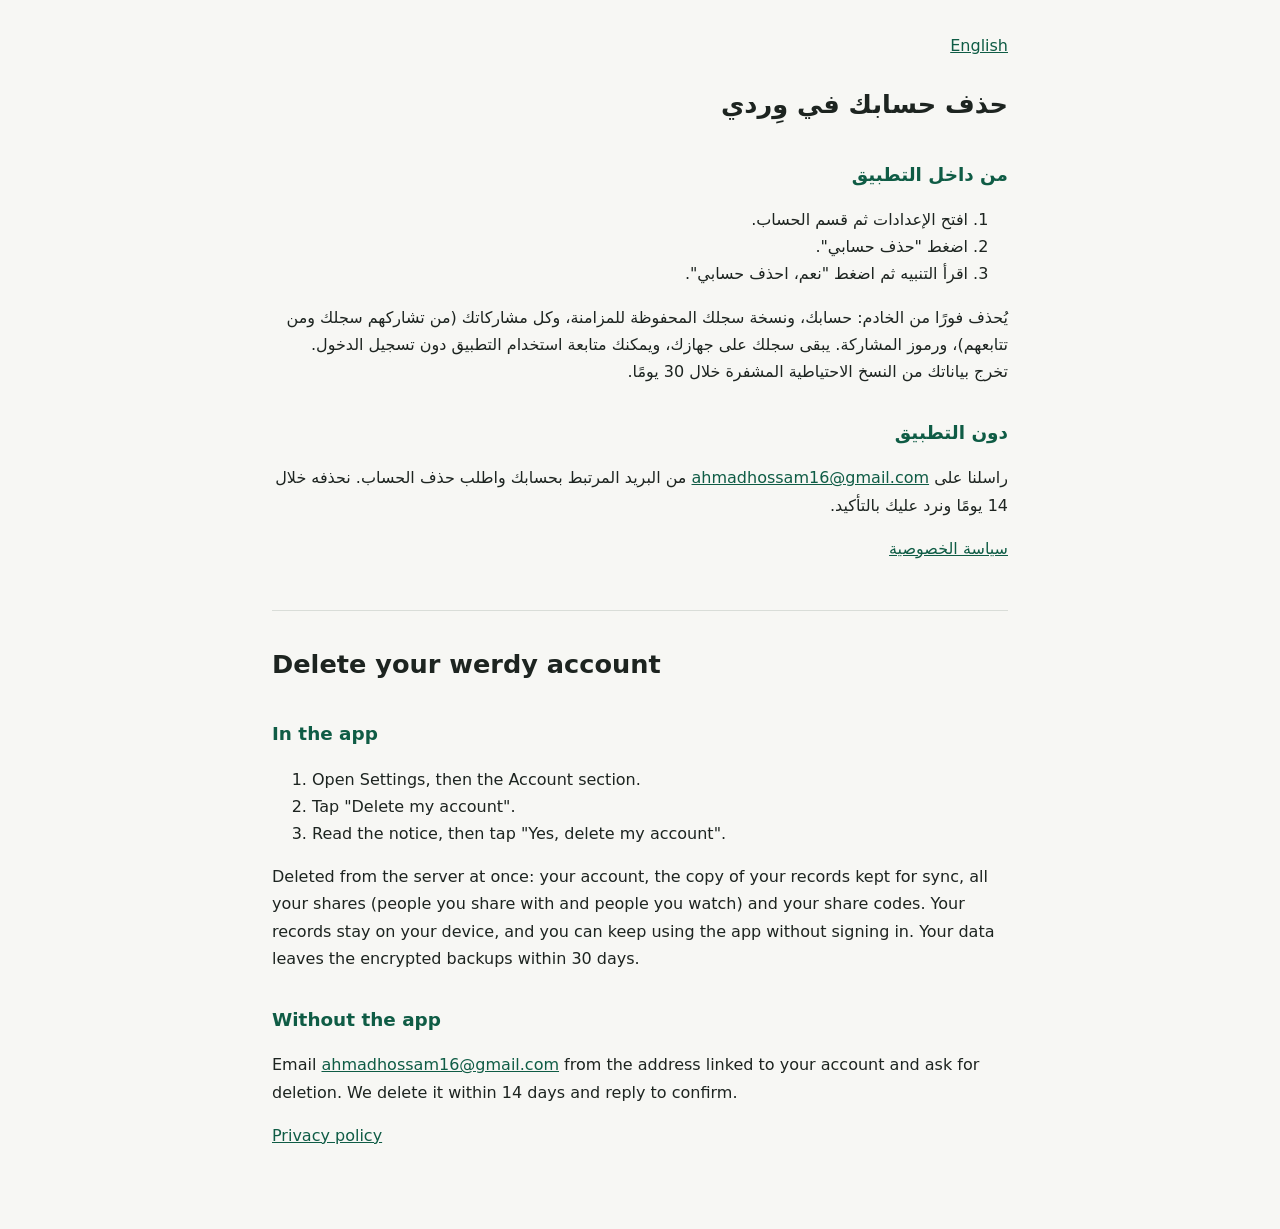
<file: crates/werdy-app/public/delete-account.html>
<!doctype html>
<html lang="ar" dir="rtl">
<head>
<meta charset="utf-8">
<meta name="viewport" content="width=device-width, initial-scale=1">
<title>Delete your werdy account</title>
<style>
  :root { color-scheme: light dark; --bg: #f7f7f4; --fg: #1d2420; --muted: #5b655f; --line: #d9ddd8; --accent: #0f5c45; }
  @media (prefers-color-scheme: dark) { :root { --bg: #141816; --fg: #e8ece9; --muted: #a7b0ab; --line: #2c3430; --accent: #7fc8ad; } }
  body { margin: 0; background: var(--bg); color: var(--fg); font: 16px/1.7 system-ui, "Segoe UI", Tahoma, sans-serif; }
  main { max-width: 46rem; margin: 0 auto; padding: 2rem 1rem 4rem; }
  section + section { border-top: 1px solid var(--line); margin-top: 3rem; padding-top: 2rem; }
  h1 { font-size: 1.6rem; margin: 0 0 1rem; }
  h2 { font-size: 1.15rem; margin: 2rem 0 .5rem; color: var(--accent); }
  a { color: var(--accent); }
  nav { margin-bottom: 1.5rem; }
</style>
</head>
<body>
<main>
<nav><a href="#en" lang="en" dir="ltr">English</a></nav>

<section id="ar" lang="ar" dir="rtl">
<h1>حذف حسابك في وِردي</h1>
<h2>من داخل التطبيق</h2>
<ol>
  <li>افتح الإعدادات ثم قسم الحساب.</li>
  <li>اضغط "حذف حسابي".</li>
  <li>اقرأ التنبيه ثم اضغط "نعم، احذف حسابي".</li>
</ol>
<p>يُحذف فورًا من الخادم: حسابك، ونسخة سجلك المحفوظة للمزامنة، وكل مشاركاتك (من تشاركهم سجلك ومن تتابعهم)، ورموز المشاركة. يبقى سجلك على جهازك، ويمكنك متابعة استخدام التطبيق دون تسجيل الدخول. تخرج بياناتك من النسخ الاحتياطية المشفرة خلال 30 يومًا.</p>
<h2>دون التطبيق</h2>
<p>راسلنا على <a href="mailto:ahmadhossam16@gmail.com">ahmadhossam16@gmail.com</a> من البريد المرتبط بحسابك واطلب حذف الحساب. نحذفه خلال 14 يومًا ونرد عليك بالتأكيد.</p>
<p><a href="privacy.html">سياسة الخصوصية</a></p>
</section>

<section id="en" lang="en" dir="ltr">
<h1>Delete your werdy account</h1>
<h2>In the app</h2>
<ol>
  <li>Open Settings, then the Account section.</li>
  <li>Tap "Delete my account".</li>
  <li>Read the notice, then tap "Yes, delete my account".</li>
</ol>
<p>Deleted from the server at once: your account, the copy of your records kept for sync, all your shares (people you share with and people you watch) and your share codes. Your records stay on your device, and you can keep using the app without signing in. Your data leaves the encrypted backups within 30 days.</p>
<h2>Without the app</h2>
<p>Email <a href="mailto:ahmadhossam16@gmail.com">ahmadhossam16@gmail.com</a> from the address linked to your account and ask for deletion. We delete it within 14 days and reply to confirm.</p>
<p><a href="privacy.html">Privacy policy</a></p>
</section>
</main>
</body>
</html>
</file>
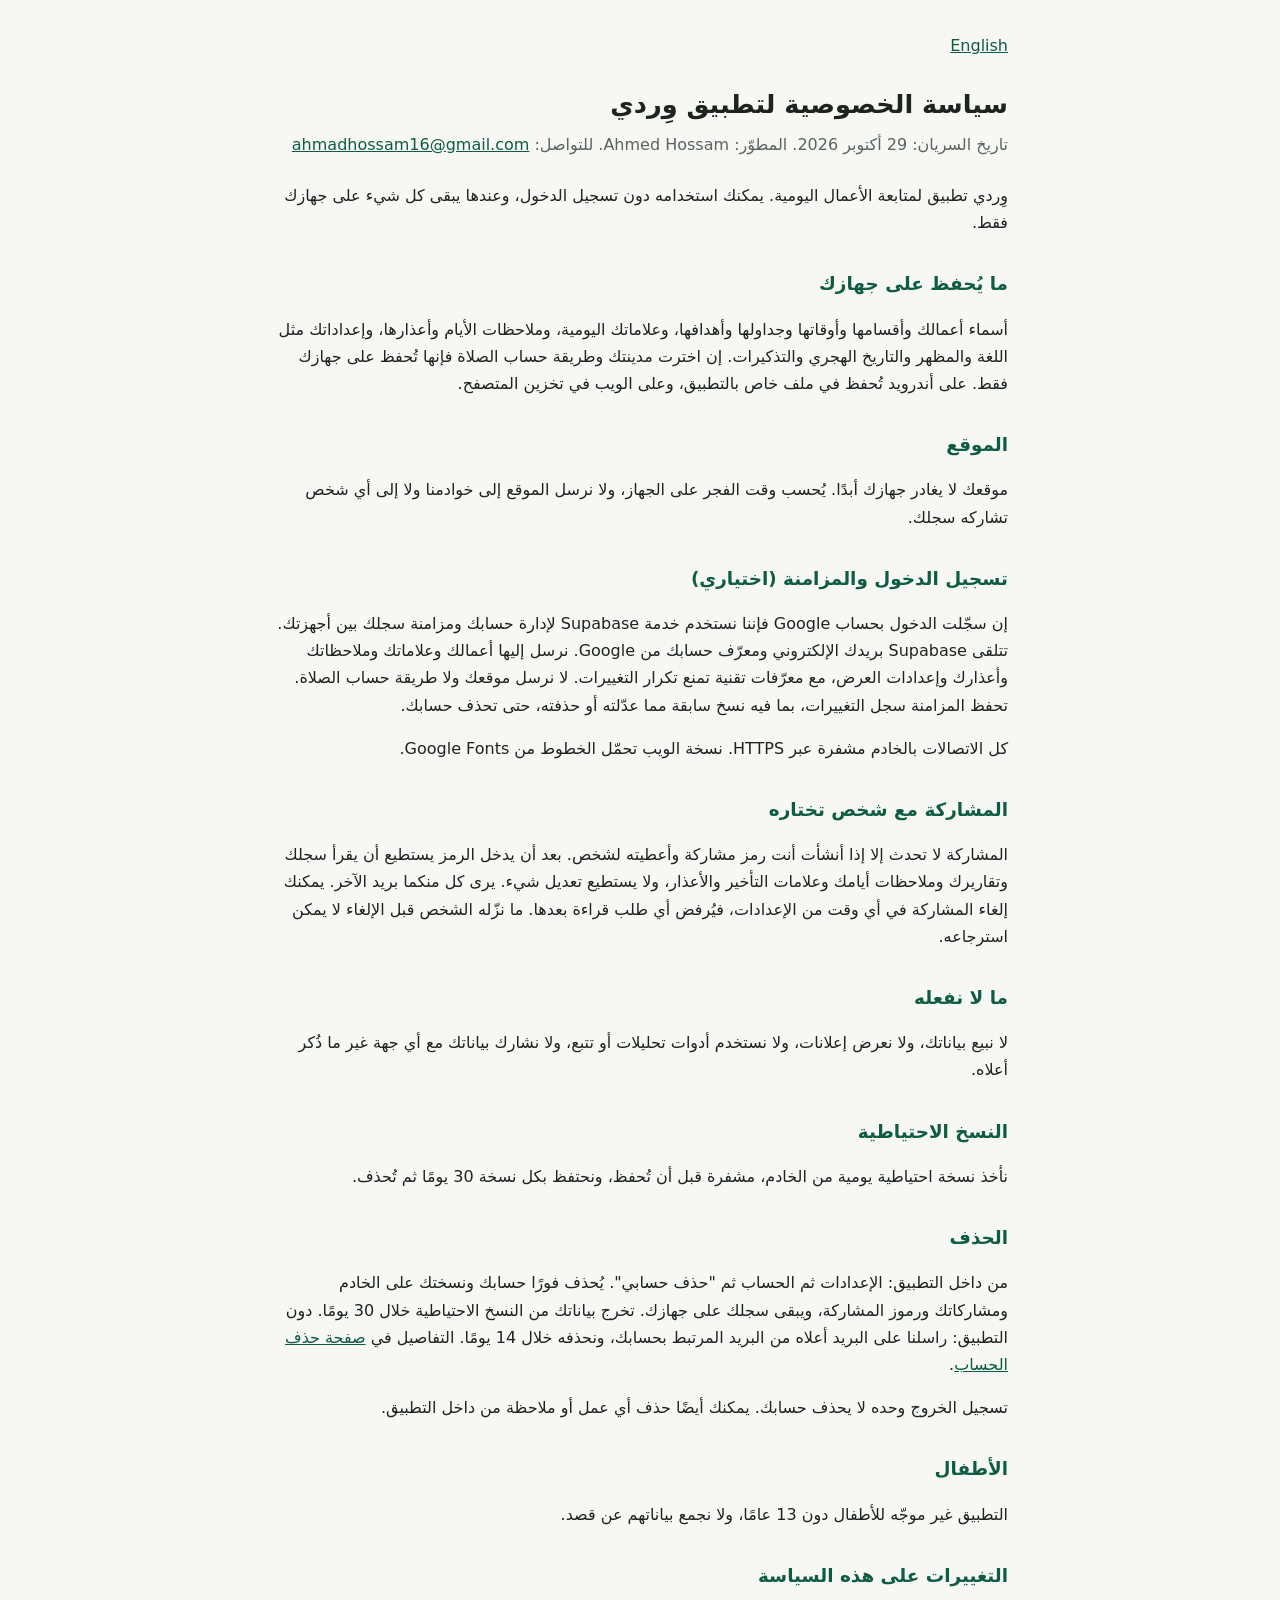
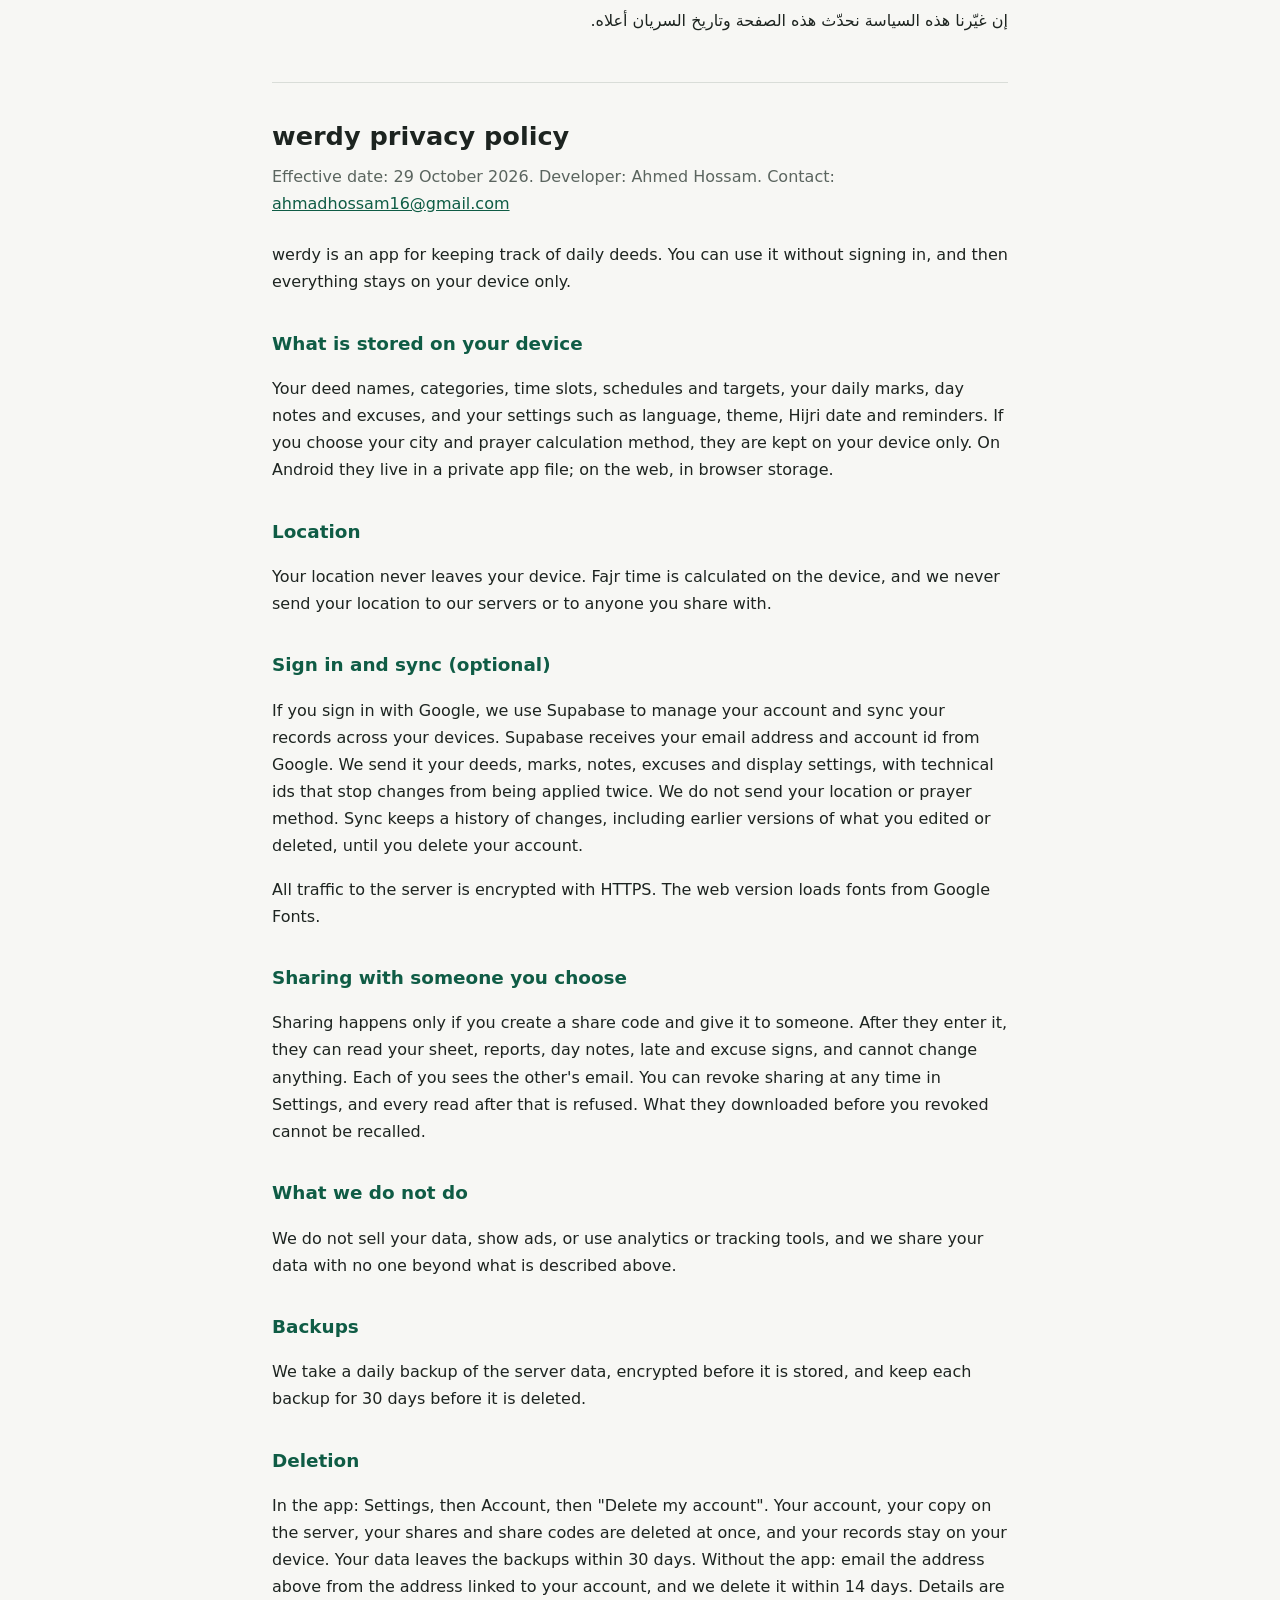
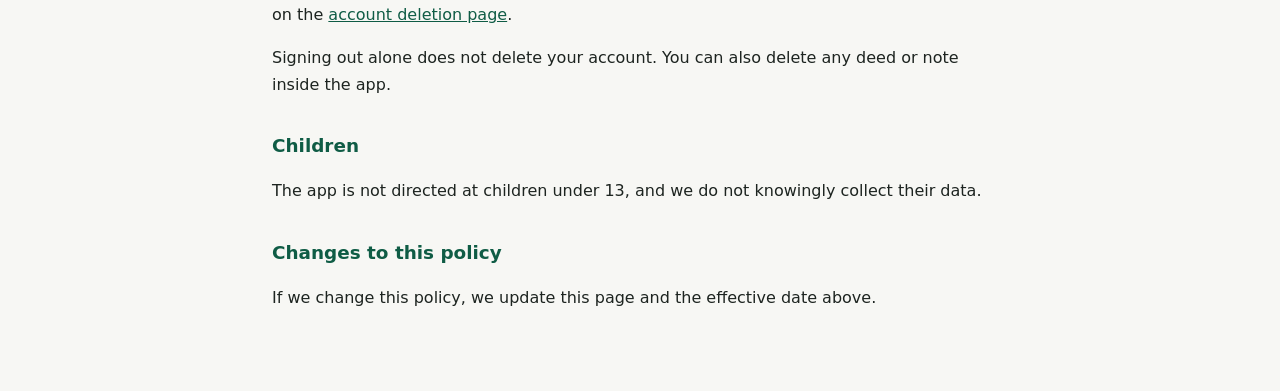
<file: crates/werdy-app/public/privacy.html>
<!doctype html>
<html lang="ar" dir="rtl">
<head>
<meta charset="utf-8">
<meta name="viewport" content="width=device-width, initial-scale=1">
<title>werdy privacy policy</title>
<style>
  :root { color-scheme: light dark; --bg: #f7f7f4; --fg: #1d2420; --muted: #5b655f; --line: #d9ddd8; --accent: #0f5c45; }
  @media (prefers-color-scheme: dark) { :root { --bg: #141816; --fg: #e8ece9; --muted: #a7b0ab; --line: #2c3430; --accent: #7fc8ad; } }
  body { margin: 0; background: var(--bg); color: var(--fg); font: 16px/1.7 system-ui, "Segoe UI", Tahoma, sans-serif; }
  main { max-width: 46rem; margin: 0 auto; padding: 2rem 1rem 4rem; }
  section + section { border-top: 1px solid var(--line); margin-top: 3rem; padding-top: 2rem; }
  h1 { font-size: 1.6rem; margin: 0 0 .25rem; }
  h2 { font-size: 1.15rem; margin: 2rem 0 .5rem; color: var(--accent); }
  .meta { color: var(--muted); margin: 0 0 1.5rem; }
  a { color: var(--accent); }
  nav { margin-bottom: 1.5rem; }
</style>
</head>
<body>
<main>
<nav><a href="#en" lang="en" dir="ltr">English</a></nav>

<section id="ar" lang="ar" dir="rtl">
<h1>سياسة الخصوصية لتطبيق وِردي</h1>
<p class="meta">تاريخ السريان: 29 أكتوبر 2026. المطوّر: Ahmed Hossam. للتواصل: <a href="mailto:ahmadhossam16@gmail.com">ahmadhossam16@gmail.com</a></p>

<p>وِردي تطبيق لمتابعة الأعمال اليومية. يمكنك استخدامه دون تسجيل الدخول، وعندها يبقى كل شيء على جهازك فقط.</p>

<h2>ما يُحفظ على جهازك</h2>
<p>أسماء أعمالك وأقسامها وأوقاتها وجداولها وأهدافها، وعلاماتك اليومية، وملاحظات الأيام وأعذارها، وإعداداتك مثل اللغة والمظهر والتاريخ الهجري والتذكيرات. إن اخترت مدينتك وطريقة حساب الصلاة فإنها تُحفظ على جهازك فقط. على أندرويد تُحفظ في ملف خاص بالتطبيق، وعلى الويب في تخزين المتصفح.</p>

<h2>الموقع</h2>
<p>موقعك لا يغادر جهازك أبدًا. يُحسب وقت الفجر على الجهاز، ولا نرسل الموقع إلى خوادمنا ولا إلى أي شخص تشاركه سجلك.</p>

<h2>تسجيل الدخول والمزامنة (اختياري)</h2>
<p>إن سجّلت الدخول بحساب Google فإننا نستخدم خدمة Supabase لإدارة حسابك ومزامنة سجلك بين أجهزتك. تتلقى Supabase بريدك الإلكتروني ومعرّف حسابك من Google. نرسل إليها أعمالك وعلاماتك وملاحظاتك وأعذارك وإعدادات العرض، مع معرّفات تقنية تمنع تكرار التغييرات. لا نرسل موقعك ولا طريقة حساب الصلاة. تحفظ المزامنة سجل التغييرات، بما فيه نسخ سابقة مما عدّلته أو حذفته، حتى تحذف حسابك.</p>
<p>كل الاتصالات بالخادم مشفرة عبر HTTPS. نسخة الويب تحمّل الخطوط من Google Fonts.</p>

<h2>المشاركة مع شخص تختاره</h2>
<p>المشاركة لا تحدث إلا إذا أنشأت أنت رمز مشاركة وأعطيته لشخص. بعد أن يدخل الرمز يستطيع أن يقرأ سجلك وتقاريرك وملاحظات أيامك وعلامات التأخير والأعذار، ولا يستطيع تعديل شيء. يرى كل منكما بريد الآخر. يمكنك إلغاء المشاركة في أي وقت من الإعدادات، فيُرفض أي طلب قراءة بعدها. ما نزّله الشخص قبل الإلغاء لا يمكن استرجاعه.</p>

<h2>ما لا نفعله</h2>
<p>لا نبيع بياناتك، ولا نعرض إعلانات، ولا نستخدم أدوات تحليلات أو تتبع، ولا نشارك بياناتك مع أي جهة غير ما ذُكر أعلاه.</p>

<h2>النسخ الاحتياطية</h2>
<p>نأخذ نسخة احتياطية يومية من الخادم، مشفرة قبل أن تُحفظ، ونحتفظ بكل نسخة 30 يومًا ثم تُحذف.</p>

<h2>الحذف</h2>
<p>من داخل التطبيق: الإعدادات ثم الحساب ثم "حذف حسابي". يُحذف فورًا حسابك ونسختك على الخادم ومشاركاتك ورموز المشاركة، ويبقى سجلك على جهازك. تخرج بياناتك من النسخ الاحتياطية خلال 30 يومًا. دون التطبيق: راسلنا على البريد أعلاه من البريد المرتبط بحسابك، ونحذفه خلال 14 يومًا. التفاصيل في <a href="delete-account.html">صفحة حذف الحساب</a>.</p>
<p>تسجيل الخروج وحده لا يحذف حسابك. يمكنك أيضًا حذف أي عمل أو ملاحظة من داخل التطبيق.</p>

<h2>الأطفال</h2>
<p>التطبيق غير موجّه للأطفال دون 13 عامًا، ولا نجمع بياناتهم عن قصد.</p>

<h2>التغييرات على هذه السياسة</h2>
<p>إن غيّرنا هذه السياسة نحدّث هذه الصفحة وتاريخ السريان أعلاه.</p>
</section>

<section id="en" lang="en" dir="ltr">
<h1>werdy privacy policy</h1>
<p class="meta">Effective date: 29 October 2026. Developer: Ahmed Hossam. Contact: <a href="mailto:ahmadhossam16@gmail.com">ahmadhossam16@gmail.com</a></p>

<p>werdy is an app for keeping track of daily deeds. You can use it without signing in, and then everything stays on your device only.</p>

<h2>What is stored on your device</h2>
<p>Your deed names, categories, time slots, schedules and targets, your daily marks, day notes and excuses, and your settings such as language, theme, Hijri date and reminders. If you choose your city and prayer calculation method, they are kept on your device only. On Android they live in a private app file; on the web, in browser storage.</p>

<h2>Location</h2>
<p>Your location never leaves your device. Fajr time is calculated on the device, and we never send your location to our servers or to anyone you share with.</p>

<h2>Sign in and sync (optional)</h2>
<p>If you sign in with Google, we use Supabase to manage your account and sync your records across your devices. Supabase receives your email address and account id from Google. We send it your deeds, marks, notes, excuses and display settings, with technical ids that stop changes from being applied twice. We do not send your location or prayer method. Sync keeps a history of changes, including earlier versions of what you edited or deleted, until you delete your account.</p>
<p>All traffic to the server is encrypted with HTTPS. The web version loads fonts from Google Fonts.</p>

<h2>Sharing with someone you choose</h2>
<p>Sharing happens only if you create a share code and give it to someone. After they enter it, they can read your sheet, reports, day notes, late and excuse signs, and cannot change anything. Each of you sees the other's email. You can revoke sharing at any time in Settings, and every read after that is refused. What they downloaded before you revoked cannot be recalled.</p>

<h2>What we do not do</h2>
<p>We do not sell your data, show ads, or use analytics or tracking tools, and we share your data with no one beyond what is described above.</p>

<h2>Backups</h2>
<p>We take a daily backup of the server data, encrypted before it is stored, and keep each backup for 30 days before it is deleted.</p>

<h2>Deletion</h2>
<p>In the app: Settings, then Account, then "Delete my account". Your account, your copy on the server, your shares and share codes are deleted at once, and your records stay on your device. Your data leaves the backups within 30 days. Without the app: email the address above from the address linked to your account, and we delete it within 14 days. Details are on the <a href="delete-account.html">account deletion page</a>.</p>
<p>Signing out alone does not delete your account. You can also delete any deed or note inside the app.</p>

<h2>Children</h2>
<p>The app is not directed at children under 13, and we do not knowingly collect their data.</p>

<h2>Changes to this policy</h2>
<p>If we change this policy, we update this page and the effective date above.</p>
</section>
</main>
</body>
</html>
</file>
